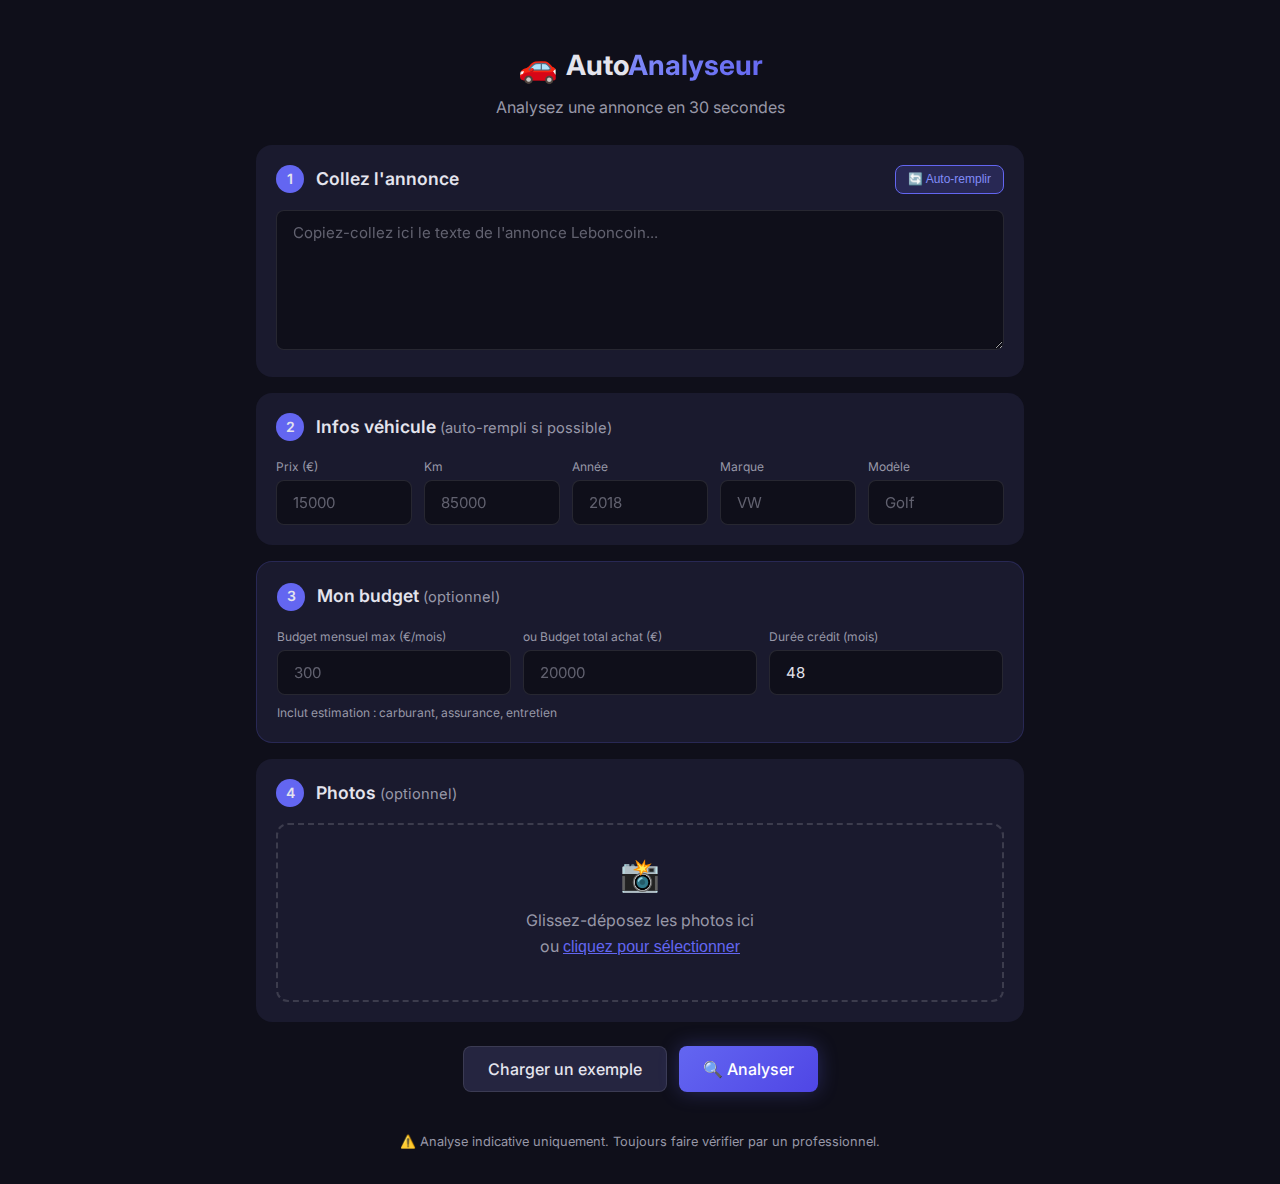
<file: index.html>
<!DOCTYPE html>
<html lang="fr">

<head>
    <meta charset="UTF-8">
    <meta name="viewport" content="width=device-width, initial-scale=1.0">
    <title>AutoAnalyseur | Analyse d'annonces auto</title>
    <link rel="stylesheet" href="css/style.css">
    <link href="https://fonts.googleapis.com/css2?family=Inter:wght@400;500;600;700&display=swap" rel="stylesheet">
</head>

<body>
    <div class="app-container">
        <header class="header">
            <div class="logo">
                <span class="logo-icon">🚗</span>
                <h1>Auto<span class="highlight">Analyseur</span></h1>
            </div>
            <p class="tagline">Analysez une annonce en 30 secondes</p>
        </header>

        <main class="main-content">
            <!-- ÉTAPE 1 : Coller l'annonce -->
            <section class="step-section">
                <div class="step-header">
                    <span class="step-number">1</span>
                    <h2>Collez l'annonce</h2>
                    <button type="button" id="btnAutoFill" class="btn-auto"
                        title="Extraire automatiquement les infos">🔄 Auto-remplir</button>
                </div>
                <textarea id="description" rows="6"
                    placeholder="Copiez-collez ici le texte de l'annonce Leboncoin..."></textarea>
                <p class="hint" id="extractHint" style="display:none;">✅ Données extraites automatiquement !</p>
            </section>

            <!-- ÉTAPE 2 : Infos rapides -->
            <section class="step-section">
                <div class="step-header">
                    <span class="step-number">2</span>
                    <h2>Infos véhicule <small>(auto-rempli si possible)</small></h2>
                </div>
                <div class="quick-inputs">
                    <div class="input-group">
                        <label>Prix (€)</label>
                        <input type="number" id="prix" placeholder="15000">
                    </div>
                    <div class="input-group">
                        <label>Km</label>
                        <input type="number" id="kilometrage" placeholder="85000">
                    </div>
                    <div class="input-group">
                        <label>Année</label>
                        <input type="number" id="annee" placeholder="2018">
                    </div>
                    <div class="input-group">
                        <label>Marque</label>
                        <input type="text" id="marque" placeholder="VW">
                    </div>
                    <div class="input-group">
                        <label>Modèle</label>
                        <input type="text" id="modele" placeholder="Golf">
                    </div>
                </div>
            </section>

            <!-- ÉTAPE 3 : Budget -->
            <section class="step-section budget-section">
                <div class="step-header">
                    <span class="step-number">3</span>
                    <h2>Mon budget <small>(optionnel)</small></h2>
                </div>
                <div class="budget-inputs">
                    <div class="input-group">
                        <label>Budget mensuel max (€/mois)</label>
                        <input type="number" id="budgetMensuel" placeholder="300">
                    </div>
                    <div class="input-group">
                        <label>ou Budget total achat (€)</label>
                        <input type="number" id="budgetTotal" placeholder="20000">
                    </div>
                    <div class="input-group">
                        <label>Durée crédit (mois)</label>
                        <input type="number" id="dureCredit" placeholder="48" value="48">
                    </div>
                </div>
                <p class="hint">Inclut estimation : carburant, assurance, entretien</p>
            </section>

            <!-- ÉTAPE 4 : Photos -->
            <section class="step-section">
                <div class="step-header">
                    <span class="step-number">4</span>
                    <h2>Photos <small>(optionnel)</small></h2>
                </div>
                <div class="photo-upload-area" id="photoUploadArea">
                    <input type="file" id="photoInput" multiple accept="image/*" hidden>
                    <div class="upload-prompt" id="uploadPrompt">
                        <span class="upload-icon">📸</span>
                        <p>Glissez-déposez les photos ici<br>ou <button type="button" class="link-btn"
                                onclick="document.getElementById('photoInput').click()">cliquez pour
                                sélectionner</button></p>
                    </div>
                    <div class="photo-grid" id="photoGrid"></div>
                </div>
            </section>

            <!-- Boutons d'action -->
            <div class="action-buttons">
                <button type="button" id="btnExemple" class="btn btn-secondary">Charger un exemple</button>
                <button type="button" id="btnAnalyser" class="btn btn-primary">
                    <span>🔍 Analyser</span>
                </button>
            </div>

            <!-- Loader -->
            <div id="loader" class="loader" style="display: none;">
                <div class="loader-spinner"></div>
                <p>Analyse en cours...</p>
            </div>

            <!-- Résultats -->
            <section id="resultats" class="resultats-section"></section>
        </main>

        <footer class="footer">
            <p>⚠️ Analyse indicative uniquement. Toujours faire vérifier par un professionnel.</p>
        </footer>
    </div>

    <!-- Scripts -->
    <script src="js/data/modifications.js"></script>
    <script src="js/data/rules.js"></script>
    <script src="js/data/vehicleDatabase.js"></script>
    <script src="js/data/marketPrices.js"></script>
    <script src="js/modules/generalAnalysis.js"></script>
    <script src="js/modules/modificationAnalysis.js"></script>
    <script src="js/modules/photoAnalysis.js"></script>
    <script src="js/modules/scoringEngine.js"></script>
    <script src="js/modules/reportGenerator.js"></script>
    <script src="js/app.js"></script>
</body>

</html>
</file>
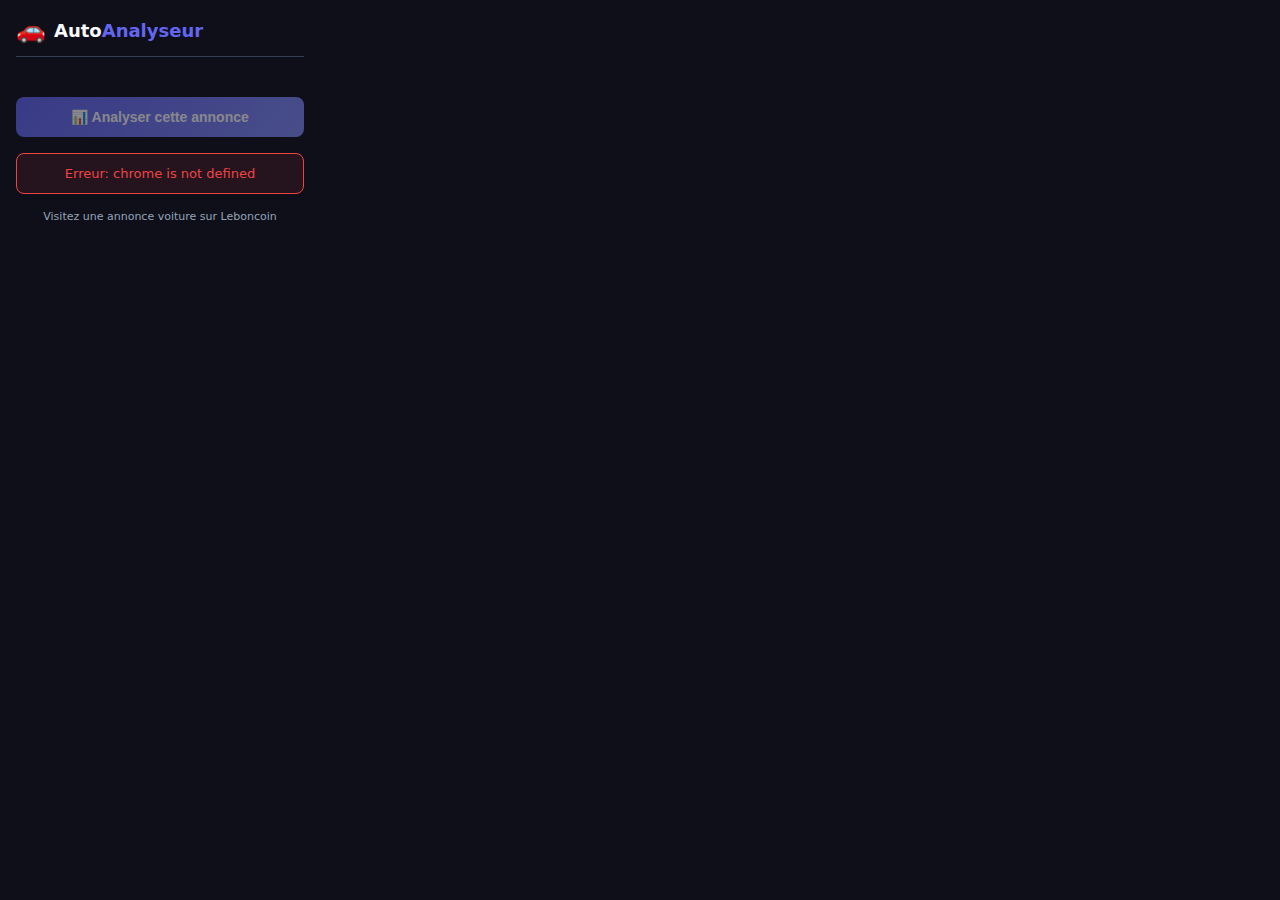
<file: extension/popup.html>
<!DOCTYPE html>
<html lang="fr">
<head>
    <meta charset="UTF-8">
    <meta name="viewport" content="width=device-width, initial-scale=1.0">
    <title>AutoAnalyseur</title>
    <link rel="stylesheet" href="popup.css">
</head>
<body>
    <div class="popup-container">
        <header class="popup-header">
            <span class="logo-icon">🚗</span>
            <h1>Auto<span class="highlight">Analyseur</span></h1>
        </header>

        <div id="status" class="status">
            <p class="status-text">Détection de l'annonce...</p>
        </div>

        <div id="data-preview" class="data-preview" style="display: none;">
            <div class="preview-row">
                <span class="label">Titre</span>
                <span class="value" id="preview-titre">-</span>
            </div>
            <div class="preview-row">
                <span class="label">Prix</span>
                <span class="value" id="preview-prix">-</span>
            </div>
            <div class="preview-row">
                <span class="label">Km</span>
                <span class="value" id="preview-km">-</span>
            </div>
            <div class="preview-row">
                <span class="label">Année</span>
                <span class="value" id="preview-annee">-</span>
            </div>
            <div class="preview-row">
                <span class="label">Photos</span>
                <span class="value" id="preview-photos">-</span>
            </div>
        </div>

        <div id="photo-thumbs" class="photo-thumbs"></div>

        <div class="actions">
            <button id="btn-analyse" class="btn btn-primary" disabled>
                📊 Analyser cette annonce
            </button>
        </div>

        <div id="error" class="error" style="display: none;">
            <p id="error-text"></p>
        </div>

        <footer class="popup-footer">
            <p>Visitez une annonce voiture sur Leboncoin</p>
        </footer>
    </div>

    <script src="popup.js"></script>
</body>
</html>
</file>
<file: css/style.css>
/* ═══════════════════════════════════════════════════════════════
   DESIGN SYSTEM - Variables
   ═══════════════════════════════════════════════════════════════ */
:root {
    --color-bg: #0f0f1a;
    --color-bg-card: #1a1a2e;
    --color-bg-elevated: #252540;
    --color-text: #e4e4ed;
    --color-text-muted: #9898a8;
    --color-primary: #6366f1;
    --color-primary-light: #818cf8;
    --color-primary-dark: #4f46e5;
    --color-success: #22c55e;
    --color-warning: #f59e0b;
    --color-danger: #ef4444;
    --radius-md: 0.5rem;
    --radius-lg: 0.75rem;
    --radius-xl: 1rem;
    --shadow-lg: 0 10px 15px rgba(0, 0, 0, 0.4);
}

*,
*::before,
*::after {
    box-sizing: border-box;
    margin: 0;
    padding: 0;
}

html {
    font-size: 16px;
    scroll-behavior: smooth;
}

body {
    font-family: 'Inter', sans-serif;
    background: var(--color-bg);
    color: var(--color-text);
    line-height: 1.6;
    min-height: 100vh;
}

.app-container {
    max-width: 800px;
    margin: 0 auto;
    padding: 1rem;
}

/* Header */
.header {
    text-align: center;
    padding: 1.5rem 0;
}

.logo {
    display: flex;
    align-items: center;
    justify-content: center;
    gap: 0.5rem;
}

.logo-icon {
    font-size: 2rem;
}

.logo h1 {
    font-size: 1.75rem;
}

.logo .highlight {
    background: linear-gradient(135deg, var(--color-primary-light), var(--color-primary));
    -webkit-background-clip: text;
    -webkit-text-fill-color: transparent;
}

.tagline {
    color: var(--color-text-muted);
    margin-top: 0.25rem;
}

/* Steps */
.step-section {
    background: var(--color-bg-card);
    border-radius: var(--radius-xl);
    padding: 1.25rem;
    margin-bottom: 1rem;
}

.step-header {
    display: flex;
    align-items: center;
    gap: 0.75rem;
    margin-bottom: 1rem;
    flex-wrap: wrap;
}

.step-number {
    width: 28px;
    height: 28px;
    background: var(--color-primary);
    border-radius: 50%;
    display: flex;
    align-items: center;
    justify-content: center;
    font-weight: 600;
    font-size: 0.875rem;
}

.step-header h2 {
    font-size: 1.1rem;
    font-weight: 600;
    flex: 1;
}

.step-header small {
    color: var(--color-text-muted);
    font-weight: 400;
}

/* Auto-fill button */
.btn-auto {
    background: rgba(99, 102, 241, 0.2);
    border: 1px solid var(--color-primary);
    color: var(--color-primary-light);
    padding: 0.4rem 0.75rem;
    border-radius: var(--radius-md);
    font-size: 0.75rem;
    cursor: pointer;
    transition: all 0.2s;
}

.btn-auto:hover {
    background: var(--color-primary);
    color: white;
}

/* Hints */
.hint {
    color: var(--color-text-muted);
    font-size: 0.75rem;
    margin-top: 0.5rem;
}

#extractHint {
    color: var(--color-success);
    font-weight: 500;
}

/* Budget section */
.budget-section {
    border: 1px solid rgba(99, 102, 241, 0.2);
}

.budget-inputs {
    display: grid;
    grid-template-columns: repeat(auto-fit, minmax(140px, 1fr));
    gap: 0.75rem;
}

/* Form inputs */
textarea,
input[type="text"],
input[type="number"] {
    width: 100%;
    background: var(--color-bg);
    border: 1px solid rgba(255, 255, 255, 0.1);
    border-radius: var(--radius-md);
    padding: 0.75rem 1rem;
    color: var(--color-text);
    font-family: inherit;
    font-size: 0.9375rem;
    transition: border 0.2s;
}

textarea:focus,
input:focus {
    outline: none;
    border-color: var(--color-primary);
}

textarea::placeholder,
input::placeholder {
    color: var(--color-text-muted);
    opacity: 0.6;
}

textarea {
    resize: vertical;
    min-height: 120px;
}

/* Quick inputs grid */
.quick-inputs {
    display: grid;
    grid-template-columns: repeat(auto-fit, minmax(100px, 1fr));
    gap: 0.75rem;
}

.input-group label {
    display: block;
    font-size: 0.75rem;
    color: var(--color-text-muted);
    margin-bottom: 0.25rem;
}

/* Photo upload */
.photo-upload-area {
    border: 2px dashed rgba(255, 255, 255, 0.15);
    border-radius: var(--radius-lg);
    padding: 1.5rem;
    text-align: center;
    transition: border-color 0.2s, background 0.2s;
    min-height: 120px;
}

.photo-upload-area.dragover {
    border-color: var(--color-primary);
    background: rgba(99, 102, 241, 0.1);
}

.upload-prompt {
    color: var(--color-text-muted);
}

.upload-icon {
    font-size: 2rem;
    display: block;
    margin-bottom: 0.5rem;
}

.link-btn {
    background: none;
    border: none;
    color: var(--color-primary);
    cursor: pointer;
    text-decoration: underline;
    font-size: inherit;
}

.photo-grid {
    display: grid;
    grid-template-columns: repeat(auto-fill, minmax(100px, 1fr));
    gap: 0.5rem;
    margin-top: 1rem;
}

.photo-thumb {
    position: relative;
    aspect-ratio: 1;
    border-radius: var(--radius-md);
    overflow: hidden;
    background: var(--color-bg);
}

.photo-thumb img {
    width: 100%;
    height: 100%;
    object-fit: cover;
}

.photo-thumb .remove-btn {
    position: absolute;
    top: 4px;
    right: 4px;
    width: 24px;
    height: 24px;
    background: rgba(0, 0, 0, 0.7);
    border: none;
    border-radius: 50%;
    color: white;
    cursor: pointer;
    font-size: 14px;
    display: flex;
    align-items: center;
    justify-content: center;
}

.photo-thumb .remove-btn:hover {
    background: var(--color-danger);
}

.photo-thumb.has-alert::after {
    content: '⚠️';
    position: absolute;
    bottom: 4px;
    right: 4px;
    font-size: 1.25rem;
}

/* Buttons */
.action-buttons {
    display: flex;
    gap: 0.75rem;
    justify-content: center;
    margin: 1.5rem 0;
}

.btn {
    display: inline-flex;
    align-items: center;
    gap: 0.5rem;
    padding: 0.75rem 1.5rem;
    border-radius: var(--radius-md);
    font-family: inherit;
    font-size: 1rem;
    font-weight: 500;
    cursor: pointer;
    border: none;
    transition: transform 0.15s, box-shadow 0.15s;
}

.btn-primary {
    background: linear-gradient(135deg, var(--color-primary), var(--color-primary-dark));
    color: white;
    box-shadow: 0 0 20px rgba(99, 102, 241, 0.3);
}

.btn-primary:hover {
    transform: translateY(-2px);
    box-shadow: 0 0 30px rgba(99, 102, 241, 0.4);
}

.btn-secondary {
    background: var(--color-bg-elevated);
    color: var(--color-text);
    border: 1px solid rgba(255, 255, 255, 0.1);
}

.btn-secondary:hover {
    border-color: var(--color-primary);
}

/* Loader */
.loader {
    display: flex;
    flex-direction: column;
    align-items: center;
    gap: 1rem;
    padding: 2rem;
}

.loader-spinner {
    width: 40px;
    height: 40px;
    border: 3px solid var(--color-bg-elevated);
    border-top-color: var(--color-primary);
    border-radius: 50%;
    animation: spin 1s linear infinite;
}

@keyframes spin {
    to {
        transform: rotate(360deg);
    }
}

/* Results */
.resultats-section {
    margin-top: 1rem;
}

.resultats-container {
    background: var(--color-bg-card);
    border-radius: var(--radius-xl);
    overflow: hidden;
}

.rapport-header {
    background: linear-gradient(135deg, var(--color-primary), var(--color-primary-dark));
    padding: 1.25rem;
    text-align: center;
}

.rapport-header h2 {
    color: white;
    font-size: 1.25rem;
    margin-bottom: 0.25rem;
}

.date-analyse {
    color: rgba(255, 255, 255, 0.7);
    font-size: 0.8rem;
}

.rapport section {
    padding: 1.25rem;
    border-bottom: 1px solid rgba(255, 255, 255, 0.05);
}

.rapport section:last-child {
    border-bottom: none;
}

.rapport h3 {
    font-size: 1rem;
    margin-bottom: 0.75rem;
}

/* Score principal */
.score-principal {
    display: flex;
    flex-direction: column;
    align-items: center;
    gap: 0.5rem;
    padding: 1.25rem;
    background: var(--color-bg);
    border-radius: var(--radius-lg);
    border: 3px solid;
    max-width: 180px;
    margin: 0 auto 1rem;
}

.score-icone {
    font-size: 2rem;
}

.score-valeur {
    font-size: 2.25rem;
    font-weight: 700;
}

.score-label {
    font-size: 0.8rem;
    font-weight: 500;
}

.score-description {
    text-align: center;
    color: var(--color-text-muted);
    font-size: 0.9rem;
}

/* Scores grid */
.scores-grid {
    display: grid;
    grid-template-columns: repeat(3, 1fr);
    gap: 0.75rem;
}

.jauge-container {
    background: var(--color-bg);
    padding: 0.75rem;
    border-radius: var(--radius-md);
    text-align: center;
}

.jauge-label {
    font-size: 0.75rem;
    font-weight: 500;
    margin-bottom: 0.5rem;
}

.jauge-bar {
    height: 6px;
    background: var(--color-bg-elevated);
    border-radius: 3px;
    overflow: hidden;
}

.jauge-fill {
    height: 100%;
    border-radius: 3px;
}

.jauge-valeur {
    font-weight: 600;
    font-size: 0.875rem;
    margin-top: 0.25rem;
}

.jauge-desc {
    color: var(--color-text-muted);
    font-size: 0.7rem;
    margin-top: 0.25rem;
}

/* Alertes */
.alertes {
    background: rgba(239, 68, 68, 0.1) !important;
}

.liste-alertes {
    list-style: none;
}

.alerte {
    padding: 0.75rem;
    background: var(--color-bg);
    border-radius: var(--radius-md);
    margin-bottom: 0.5rem;
    border-left: 3px solid var(--color-danger);
    font-size: 0.9rem;
}

.alerte ul {
    margin: 0.5rem 0 0 1rem;
    font-size: 0.8rem;
    color: var(--color-text-muted);
}

/* Modifications */
.vehicule-origine {
    display: flex;
    align-items: center;
    gap: 0.75rem;
    padding: 1rem;
    background: rgba(34, 197, 94, 0.1);
    border-radius: var(--radius-md);
    border: 1px solid rgba(34, 197, 94, 0.2);
}

.vehicule-origine .icone {
    font-size: 1.5rem;
}

.modifications-liste {
    display: grid;
    gap: 0.75rem;
}

.modification-card {
    background: var(--color-bg);
    border-radius: var(--radius-md);
    overflow: hidden;
    border: 1px solid rgba(255, 255, 255, 0.05);
}

.modification-card.verdict-risque {
    border-color: rgba(239, 68, 68, 0.3);
}

.modification-card.verdict-surveiller {
    border-color: rgba(245, 158, 11, 0.3);
}

.modification-card.verdict-sain {
    border-color: rgba(34, 197, 94, 0.3);
}

.modification-header {
    display: flex;
    align-items: center;
    gap: 0.5rem;
    padding: 0.75rem;
    background: var(--color-bg-elevated);
}

.verdict-icon {
    font-size: 1.25rem;
}

.modification-header h4 {
    font-size: 0.9rem;
}

.modification-body {
    padding: 0.75rem;
}

.modification-body p {
    font-size: 0.8rem;
    margin-bottom: 0.25rem;
    color: var(--color-text-muted);
}

.modification-body p strong {
    color: var(--color-text);
}

.modification-footer {
    padding: 0.75rem;
    background: rgba(99, 102, 241, 0.05);
    border-top: 1px solid rgba(255, 255, 255, 0.05);
}

.modification-footer .explication {
    font-size: 0.8rem;
    font-style: italic;
}

/* Recommandations */
.recommandations ul {
    list-style: none;
}

.reco {
    padding: 0.75rem;
    background: var(--color-bg);
    border-radius: var(--radius-md);
    margin-bottom: 0.5rem;
    border-left: 3px solid var(--color-primary);
    font-size: 0.875rem;
}

.reco-critique {
    border-left-color: var(--color-danger);
    background: rgba(239, 68, 68, 0.05);
}

.reco-legal {
    border-left-color: var(--color-warning);
    background: rgba(245, 158, 11, 0.05);
}

/* Avertissement expertise */
.avertissement-expertise {
    background: rgba(239, 68, 68, 0.1) !important;
    border: 1px solid rgba(239, 68, 68, 0.2);
    border-radius: var(--radius-md);
}

.avertissement-expertise h3 {
    color: var(--color-danger);
}

.avertissement-expertise ul {
    margin-left: 1rem;
    font-size: 0.85rem;
    color: var(--color-text-muted);
}

/* Photo checklist */
.photo-analysis-section {
    background: var(--color-bg-elevated) !important;
}

.photo-analysis-grid {
    display: grid;
    grid-template-columns: repeat(auto-fill, minmax(140px, 1fr));
    gap: 0.75rem;
}

.photo-analysis-card {
    background: var(--color-bg);
    border-radius: var(--radius-md);
    overflow: hidden;
}

.photo-analysis-card img {
    width: 100%;
    aspect-ratio: 1;
    object-fit: cover;
}

.photo-analysis-card .checklist {
    padding: 0.5rem;
}

.photo-analysis-card .check-item {
    display: flex;
    align-items: center;
    gap: 0.5rem;
    font-size: 0.75rem;
    padding: 0.25rem 0;
    border-bottom: 1px solid rgba(255, 255, 255, 0.05);
}

.photo-analysis-card .check-item:last-child {
    border-bottom: none;
}

.photo-analysis-card .check-item input {
    accent-color: var(--color-primary);
}

/* Checklist photos texte */
.checklist-photos {
    background: var(--color-bg-elevated) !important;
}

.checklist-section {
    background: var(--color-bg);
    border-radius: var(--radius-md);
    padding: 0.75rem;
    margin-bottom: 0.75rem;
}

.checklist-section h4 {
    font-size: 0.9rem;
    margin-bottom: 0.5rem;
}

.checklist-items {
    list-style: none;
}

.checklist-item {
    padding: 0.4rem 0;
    border-bottom: 1px solid rgba(255, 255, 255, 0.05);
}

.checklist-item:last-child {
    border-bottom: none;
}

.checklist-item label {
    display: flex;
    align-items: flex-start;
    gap: 0.5rem;
    cursor: pointer;
    font-size: 0.85rem;
}

.checklist-checkbox {
    margin-top: 2px;
    accent-color: var(--color-primary);
}

.checklist-item .indice {
    display: block;
    font-size: 0.75rem;
    color: var(--color-text-muted);
    margin-left: 1.5rem;
}

.checklist-item.importance-haute .question {
    font-weight: 500;
}

.checklist-item.importance-critique .question {
    color: var(--color-danger);
    font-weight: 500;
}

.checklist-conseils {
    margin-top: 1rem;
}

.conseil {
    display: flex;
    gap: 0.75rem;
    padding: 0.75rem;
    background: var(--color-bg);
    border-radius: var(--radius-md);
    margin-bottom: 0.5rem;
}

.conseil-icone {
    font-size: 1.25rem;
}

.conseil strong {
    display: block;
    font-size: 0.85rem;
    margin-bottom: 0.25rem;
}

.conseil p {
    color: var(--color-text-muted);
    font-size: 0.8rem;
}

/* Analyse items */
.analyse-items {
    display: grid;
    gap: 0.75rem;
}

.analyse-item {
    background: var(--color-bg);
    padding: 0.75rem;
    border-radius: var(--radius-md);
}

.analyse-item h4 {
    font-size: 0.85rem;
    margin-bottom: 0.25rem;
}

.analyse-item p {
    color: var(--color-text-muted);
    font-size: 0.8rem;
}

.analyse-item .hypothese {
    margin-top: 0.25rem;
    color: #3b82f6;
    font-size: 0.75rem;
}

/* Disclaimer */
.disclaimer {
    background: var(--color-bg-elevated) !important;
    border: 1px solid rgba(245, 158, 11, 0.2);
}

.disclaimer h4 {
    color: var(--color-warning);
    font-size: 0.9rem;
    margin-bottom: 0.5rem;
}

.disclaimer p {
    color: var(--color-text-muted);
    font-size: 0.8rem;
}

.erreur {
    background: rgba(239, 68, 68, 0.1);
    border: 1px solid rgba(239, 68, 68, 0.2);
    border-radius: var(--radius-md);
    padding: 1rem;
}

.erreur h3 {
    color: var(--color-danger);
    margin-bottom: 0.5rem;
}

/* Footer */
.footer {
    text-align: center;
    padding: 1rem;
    color: var(--color-text-muted);
    font-size: 0.8rem;
}

/* Resale Prediction */
.revente-prediction {
    background: linear-gradient(135deg, rgba(99, 102, 241, 0.1), rgba(34, 197, 94, 0.05)) !important;
    border: 1px solid rgba(99, 102, 241, 0.2);
    border-radius: var(--radius-md);
}

.revente-grid {
    display: grid;
    grid-template-columns: 1fr auto 1fr;
    gap: 1rem;
    align-items: center;
    margin-bottom: 1rem;
}

.revente-card {
    background: var(--color-bg);
    padding: 1rem;
    border-radius: var(--radius-md);
    text-align: center;
}

.revente-label {
    display: block;
    font-size: 0.75rem;
    color: var(--color-text-muted);
    margin-bottom: 0.25rem;
}

.revente-valeur {
    font-size: 1.5rem;
    font-weight: 700;
}

.revente-icon {
    font-size: 2rem;
}

.revente-details {
    background: var(--color-bg);
    padding: 0.75rem 1rem;
    border-radius: var(--radius-md);
    margin-bottom: 1rem;
}

.revente-details p {
    font-size: 0.85rem;
    margin-bottom: 0.25rem;
    color: var(--color-text-muted);
}

.revente-details p strong {
    color: var(--color-text);
}

.collection-badge {
    color: #fbbf24 !important;
    font-weight: 500;
    margin-top: 0.5rem !important;
}

.revente-conseil {
    padding: 0.75rem 1rem;
    background: var(--color-bg);
    border-radius: var(--radius-md);
    border-left: 3px solid var(--color-primary);
    font-size: 0.9rem;
}

/* Budget Analysis */
.budget-analysis {
    background: linear-gradient(135deg, rgba(34, 197, 94, 0.05), rgba(99, 102, 241, 0.05)) !important;
}

.budget-verdict {
    display: flex;
    align-items: center;
    gap: 1rem;
    padding: 1rem;
    background: var(--color-bg);
    border-radius: var(--radius-md);
    border: 2px solid;
    margin-bottom: 1rem;
}

.budget-icon {
    font-size: 2.5rem;
}

.budget-verdict-text strong {
    display: block;
    font-size: 1.1rem;
    margin-bottom: 0.25rem;
}

.budget-verdict-text p {
    color: var(--color-text-muted);
    font-size: 0.85rem;
    margin: 0;
}

.budget-details {
    background: var(--color-bg);
    border-radius: var(--radius-md);
    padding: 1rem;
    margin-bottom: 1rem;
}

.budget-row {
    display: flex;
    justify-content: space-between;
    padding: 0.5rem 0;
    border-bottom: 1px solid rgba(255, 255, 255, 0.05);
    font-size: 0.85rem;
}

.budget-row:last-child {
    border-bottom: none;
}

.budget-row.total {
    border-top: 2px solid rgba(255, 255, 255, 0.1);
    padding-top: 0.75rem;
    margin-top: 0.5rem;
    font-size: 1rem;
}

.budget-row.difference {
    font-weight: 600;
}

.budget-alternatives {
    background: var(--color-bg);
    padding: 0.75rem 1rem;
    border-radius: var(--radius-md);
    border-left: 3px solid var(--color-warning);
    font-size: 0.85rem;
}

.budget-alternatives p {
    margin: 0;
    color: var(--color-text-muted);
}

/* Responsive */
@media (max-width: 600px) {
    .scores-grid {
        grid-template-columns: 1fr;
    }

    .quick-inputs {
        grid-template-columns: repeat(2, 1fr);
    }

    .revente-grid {
        grid-template-columns: 1fr;
    }

    .budget-inputs {
        grid-template-columns: 1fr;
    }

    .budget-verdict {
        flex-direction: column;
        text-align: center;
    }
}
</file>
<file: extension/popup.css>
/* Extension AutoAnalyseur - Popup Styles */

:root {
    --bg-primary: #0f0f1a;
    --bg-secondary: #1a1a2e;
    --bg-tertiary: #252540;
    --accent: #6366f1;
    --accent-light: #818cf8;
    --success: #22c55e;
    --warning: #f59e0b;
    --error: #ef4444;
    --text-primary: #f8fafc;
    --text-secondary: #94a3b8;
    --border-color: #334155;
}

* {
    margin: 0;
    padding: 0;
    box-sizing: border-box;
}

body {
    font-family: 'Segoe UI', system-ui, sans-serif;
    background: var(--bg-primary);
    color: var(--text-primary);
    min-width: 320px;
    max-width: 320px;
}

.popup-container {
    padding: 16px;
}

/* Header */
.popup-header {
    display: flex;
    align-items: center;
    gap: 8px;
    margin-bottom: 16px;
    padding-bottom: 12px;
    border-bottom: 1px solid var(--border-color);
}

.logo-icon {
    font-size: 24px;
}

.popup-header h1 {
    font-size: 18px;
    font-weight: 600;
}

.highlight {
    color: var(--accent);
}

/* Status */
.status {
    text-align: center;
    padding: 24px 16px;
    background: var(--bg-secondary);
    border-radius: 8px;
    margin-bottom: 16px;
}

.status-text {
    color: var(--text-secondary);
    font-size: 14px;
}

/* Data Preview */
.data-preview {
    background: var(--bg-secondary);
    border-radius: 8px;
    padding: 12px;
    margin-bottom: 12px;
}

.preview-row {
    display: flex;
    justify-content: space-between;
    align-items: center;
    padding: 8px 0;
    border-bottom: 1px solid var(--bg-tertiary);
}

.preview-row:last-child {
    border-bottom: none;
}

.preview-row .label {
    color: var(--text-secondary);
    font-size: 12px;
    text-transform: uppercase;
    letter-spacing: 0.5px;
}

.preview-row .value {
    color: var(--text-primary);
    font-weight: 500;
    font-size: 14px;
    text-align: right;
    max-width: 180px;
    overflow: hidden;
    text-overflow: ellipsis;
    white-space: nowrap;
}

/* Photo thumbs */
.photo-thumbs {
    display: flex;
    gap: 8px;
    margin-bottom: 16px;
    overflow-x: auto;
    padding: 4px 0;
}

.photo-thumbs .thumb {
    width: 60px;
    height: 45px;
    object-fit: cover;
    border-radius: 6px;
    border: 2px solid var(--bg-tertiary);
}

.photo-thumbs .more-photos {
    display: flex;
    align-items: center;
    justify-content: center;
    width: 60px;
    height: 45px;
    background: var(--bg-tertiary);
    border-radius: 6px;
    font-size: 12px;
    color: var(--text-secondary);
}

.photo-thumbs .no-photos {
    font-size: 11px;
    color: var(--text-secondary);
    font-style: italic;
}

/* Actions */
.actions {
    margin-bottom: 16px;
}

.btn {
    width: 100%;
    padding: 12px 16px;
    border: none;
    border-radius: 8px;
    font-size: 14px;
    font-weight: 600;
    cursor: pointer;
    transition: all 0.2s;
}

.btn-primary {
    background: linear-gradient(135deg, var(--accent), var(--accent-light));
    color: white;
}

.btn-primary:hover:not(:disabled) {
    transform: translateY(-1px);
    box-shadow: 0 4px 12px rgba(99, 102, 241, 0.4);
}

.btn-primary:disabled {
    opacity: 0.5;
    cursor: not-allowed;
}

/* Error */
.error {
    background: rgba(239, 68, 68, 0.1);
    border: 1px solid var(--error);
    border-radius: 8px;
    padding: 12px;
    margin-bottom: 16px;
}

.error p {
    color: var(--error);
    font-size: 13px;
    text-align: center;
}

/* Footer */
.popup-footer {
    text-align: center;
}

.popup-footer p {
    font-size: 11px;
    color: var(--text-secondary);
}
</file>
